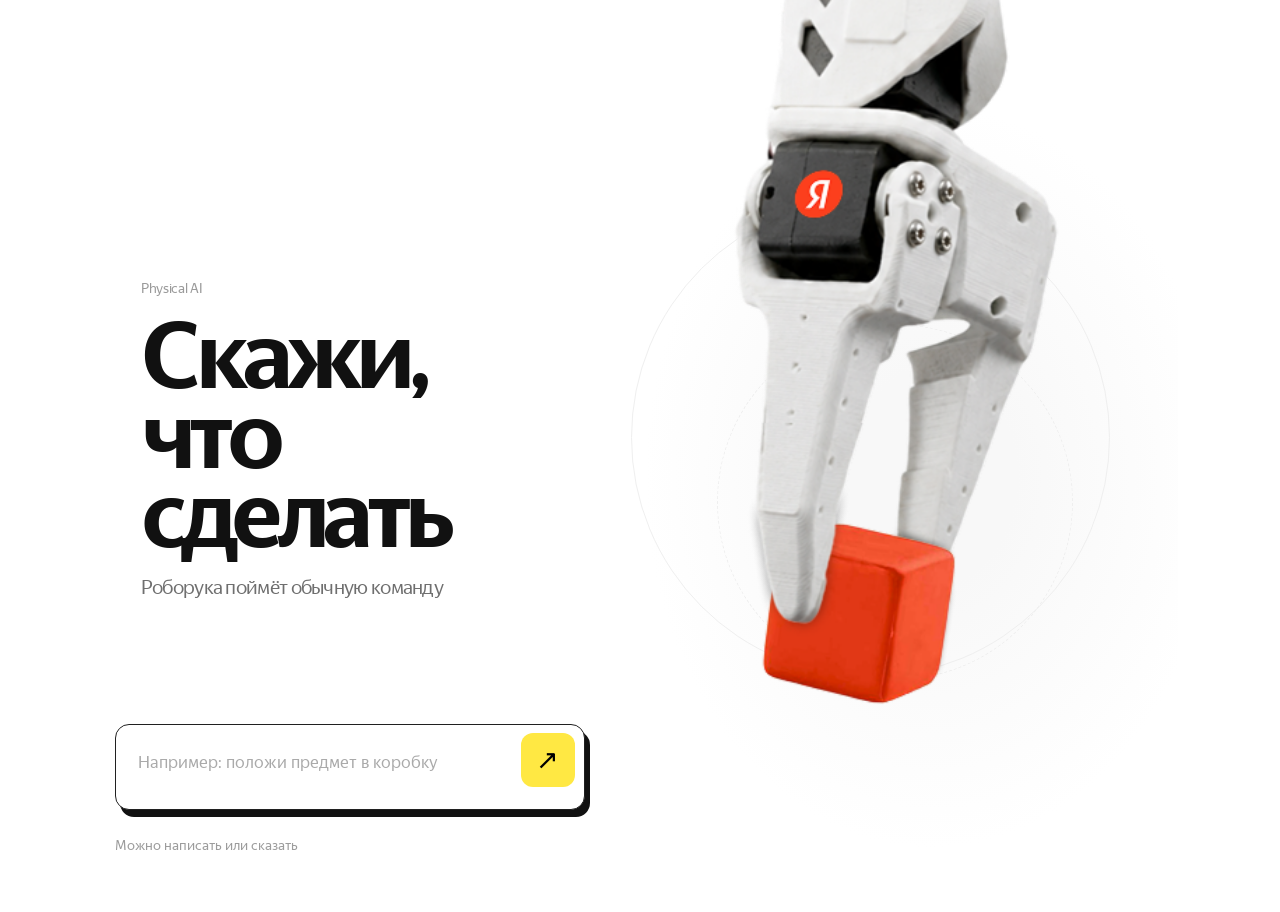
<file: laptop_app/static/index.html>
<!doctype html>
<html lang="ru">
  <head>
    <meta charset="utf-8" />
    <meta name="viewport" content="width=device-width, initial-scale=1" />
    <meta name="theme-color" content="#ffffff" />
    <title>Physical AI — VLA-агент для SO-101</title>
    <link rel="stylesheet" href="style.css" />
  </head>
  <body>
    <main class="experience" aria-live="polite">
      <section class="intro screen active" aria-label="Заставка. Нажмите, чтобы продолжить" role="button" tabindex="0">
        <div class="intro-copy">
          <p class="kicker">Яндекс Роботикс</p>
          <h1>Physical AI</h1>
          <p class="subtitle">VLA-агент для SO-101</p>
        </div>
        <img class="robot intro-robot" src="robot-hand.png" alt="Роботизированная рука" />
      </section>

      <section class="task screen" aria-label="Управление роботом">
        <div class="task-copy">
          <p class="kicker">Physical AI</p>
          <h2>Скажи,<br />что сделать</h2>
          <p class="task-hint">Роборука поймёт обычную команду</p>
        </div>
        <div class="stage" aria-hidden="true">
          <span class="orbit orbit-one"></span><span class="orbit orbit-two"></span>
          <img class="robot task-robot" src="robot-hand.png" alt="" />
        </div>
        <form class="command-card" id="commandForm">
          <label class="sr-only" for="command">Команда для робота</label>
          <textarea id="command" rows="1" placeholder="Например: положи предмет в коробку"></textarea>
          <button class="send" type="submit" aria-label="Запустить задачу"><span>↗</span></button>
        </form>
        <p class="caption">Можно написать или сказать</p>
      </section>

      <section class="working screen" aria-label="Робот выполняет задачу">
        <p class="kicker">Physical AI</p>
        <div class="working-copy">
          <p class="status-line"><span class="pulse"></span>выполняю</p>
          <h2 id="taskText">Выполняю команду</h2>
        </div>
        <div class="working-stage">
          <div class="path path-back"></div><div class="path path-front"></div>
          <img class="robot action-robot" src="robot-hand.png" alt="Роборука выполняет задачу" />
        </div>
        <p class="execution-note" id="executionNote">Ожидаю завершения робота</p>
        <div class="operator-controls">
          <button class="approve-run" type="button" id="approveRun" disabled>Подтвердить</button>
          <button class="stop-run" type="button" id="stopRun" aria-label="Остановить текущую задачу">
            <span aria-hidden="true">■</span> Стоп
          </button>
        </div>
      </section>

      <section class="done screen" aria-label="Задача выполнена">
        <p class="kicker">Physical AI</p>
        <img class="robot done-robot" src="robot-hand.png" alt="Роборука завершила задачу" />
        <div class="done-copy"><span class="check">✓</span><h2>Готово!</h2><p>Задача выполнена</p></div>
        <button class="again" type="button" id="again">Новая задача</button>
      </section>
    </main>
    <script src="app.js"></script>
  </body>
</html>
</file>
<file: laptop_app/static/style.css>
@font-face{font-family:Yandex;src:url('fonts/YandexSansDisplay-Regular.woff2')}@font-face{font-family:Yandex;src:url('fonts/YandexSansDisplay-Bold.woff2');font-weight:700}
:root{--orange:#ff4a1c;--ink:#111;--muted:#929292}*{box-sizing:border-box}body{margin:0;overflow:hidden;background:#fff;color:var(--ink);font-family:Yandex,Arial,sans-serif}.experience,.screen{width:100vw;height:100svh;min-height:540px}.experience{position:relative;isolation:isolate}.screen{position:absolute;inset:0;overflow:hidden;padding:clamp(28px,4vw,64px);opacity:0;pointer-events:none;transition:opacity .75s cubic-bezier(.2,.75,.25,1),transform .75s cubic-bezier(.2,.75,.25,1);transform:translateY(12px)}.screen.active{opacity:1;pointer-events:auto;transform:none}.kicker{margin:0;color:#9a9a9a;font-size:14px;letter-spacing:-.02em}.robot{position:absolute;display:block;object-fit:contain;user-select:none}.intro{opacity:1;transform:none}.intro-copy{position:absolute;z-index:2;left:clamp(28px,9vw,150px);bottom:clamp(58px,13vh,150px)}h1,h2,p{margin-top:0}.intro h1{font-size:clamp(55px,8vw,132px);letter-spacing:-.075em;line-height:.81;margin:0;font-weight:700}.subtitle{font-size:clamp(20px,2.3vw,36px);letter-spacing:-.055em;margin:10px 0 0}.intro .kicker{margin:0 0 22px}.intro-robot{z-index:1;width:min(43vw,620px);height:110vh;right:clamp(3vw,14vw,240px);top:-10vh;object-position:center top}.intro-note{position:absolute;z-index:2;right:clamp(28px,7vw,120px);bottom:clamp(28px,5vw,65px);margin:0;color:#a4a4a4;font-size:14px}.task{display:grid;grid-template-columns:1fr 1.2fr;align-items:center}.task-copy{align-self:center;margin-left:clamp(2vw,7vw,120px);position:relative;z-index:3}.task h2,.working h2,.done h2{font-size:clamp(60px,7.4vw,118px);line-height:.84;letter-spacing:-.08em;margin:18px 0 20px}.task-hint{font-size:20px;color:#6f6f6f;letter-spacing:-.035em}.stage{position:absolute;right:8vw;top:0;width:min(48vw,700px);height:100%;background:radial-gradient(ellipse at 60% 53%,#f8f8f8 0 16%,transparent 55%)}.task-robot{width:100%;height:114%;top:-14%;right:0;object-position:center top}.orbit{position:absolute;border:1px solid #efefef;border-radius:50%;left:11%;top:22%;width:78%;aspect-ratio:1}.orbit-two{left:25%;top:36%;width:58%;border-style:dashed}.command-card{position:absolute;z-index:5;left:clamp(28px,9vw,150px);bottom:clamp(55px,10vh,130px);width:min(470px,42vw);height:86px;display:flex;gap:10px;padding:8px 9px 8px 22px;border:1px solid #202020;border-radius:14px;background:#fff;box-shadow:5px 7px 0 #111}textarea{flex:1;border:0;resize:none;font:17px/1.25 Yandex,sans-serif;padding:19px 0;outline:0;color:#111}textarea::placeholder{color:#aaa}.send,.details,.again{border:0;font:inherit;cursor:pointer}.send{width:54px;height:54px;border-radius:12px;background:#ffe843;font-size:27px;line-height:1}.send span{display:inline-block;transform:translate(-1px,-1px)}.caption{position:absolute;left:clamp(28px,9vw,150px);bottom:clamp(22px,5vh,60px);font-size:14px;color:#9c9c9c;margin:0}.working{background:#fff}.working-copy{position:absolute;z-index:3;left:clamp(28px,9vw,150px);top:34%;max-width:530px}.status-line{font-size:18px;margin-bottom:21px;color:#777;display:flex;align-items:center;gap:9px}.pulse{width:10px;height:10px;background:var(--orange);border-radius:50%;box-shadow:0 0 0 7px #fff0ec;animation:pulse 1.4s ease-in-out infinite}.working-stage{position:absolute;right:3vw;bottom:0;width:min(58vw,850px);height:100%;overflow:hidden;background:linear-gradient(105deg,transparent 0 35%,#fafafa 35% 100%)}.action-robot{width:78%;height:105%;right:7%;top:-8%;object-position:center top;animation:handMove 3.1s cubic-bezier(.48,.05,.3,1) infinite}.path{position:absolute;border:1px solid #ececec;border-radius:50%;width:67%;aspect-ratio:1;right:5%;top:14%}.path-front{border-color:#dbdbdb;right:18%;top:35%;width:39%}.cube{position:absolute;right:23%;bottom:16%;width:64px;height:64px;border-radius:7px;background:linear-gradient(140deg,#ff6a41,#f33b10);box-shadow:13px 18px 30px #d9d9d9;animation:cubeMove 3.1s cubic-bezier(.48,.05,.3,1) infinite}.details{position:absolute;z-index:5;left:clamp(28px,9vw,150px);bottom:clamp(55px,10vh,130px);padding:13px 28px;border-radius:40px;background:#ffe843;font-weight:700}.done-copy{position:absolute;z-index:2;left:clamp(28px,9vw,150px);bottom:clamp(105px,18vh,210px)}.done .kicker{position:absolute;top:clamp(28px,4vw,64px);left:clamp(28px,4vw,64px)}.done h2{margin:16px 0 11px}.done-copy p{font-size:19px;color:#777;margin:0}.check{display:grid;place-items:center;width:40px;height:40px;border-radius:50%;background:#ffe843;font-size:26px;font-weight:700}.done-robot{width:min(44vw,650px);height:110%;right:clamp(7vw,17vw,270px);top:-8%;object-position:center top}.again{position:absolute;right:clamp(28px,7vw,120px);bottom:clamp(36px,6vw,80px);border-radius:50px;padding:15px 24px;background:#111;color:white}.sr-only{position:absolute;width:1px;height:1px;overflow:hidden;clip:rect(0,0,0,0)}@keyframes handMove{0%,100%{transform:translate3d(0,0,0) rotate(0)}28%{transform:translate3d(-13%,-8%,0) rotate(-4deg)}62%{transform:translate3d(-18%,7%,0) rotate(-7deg)}82%{transform:translate3d(-5%,1%,0) rotate(-2deg)}}@keyframes cubeMove{0%,20%{transform:translate(0,0)}60%,100%{transform:translate(-200px,-110px)}}@keyframes pulse{50%{box-shadow:0 0 0 11px #fff7f4}}
@media(max-width:700px){.experience,.screen{min-height:0}.screen{padding:25px 22px}.intro-copy{left:25px;bottom:34px}.intro .kicker{display:none}.intro h1{font-size:38px;line-height:.88}.subtitle{font-size:16px;margin-top:5px}.intro-robot{width:120vw;height:73vh;top:-5vh;right:-12vw}.intro-note{display:none}.task{display:block}.task-copy{margin:0;position:absolute;z-index:4;left:25px;top:8vh}.task h2{font-size:52px}.task-hint{font-size:15px;margin-top:13px;max-width:200px}.stage{right:-19vw;top:4vh;width:115vw;height:70vh}.task-robot{height:110%;top:-7%}.command-card{left:25px;bottom:63px;width:calc(100% - 50px);height:82px;padding-left:17px;border-radius:11px;box-shadow:4px 5px 0 #111}textarea{font-size:15px}.caption{left:25px;bottom:29px;font-size:12px}.working-copy{left:25px;top:12vh}.working h2{font-size:50px;max-width:290px}.status-line{font-size:15px;margin-bottom:15px}.working-stage{width:122vw;right:-35vw;height:76vh;bottom:-2vh}.action-robot{width:90%;height:112%;right:2%;top:-10%}.cube{width:48px;height:48px;right:26%;bottom:15%}.details{left:25px;bottom:40px}.done .kicker{left:25px;top:25px}.done-robot{width:120vw;height:82vh;right:-14vw;top:2vh}.done-copy{left:25px;bottom:115px}.done h2{font-size:62px}.again{right:25px;bottom:34px;padding:12px 18px;font-size:14px}}
.run-status,.plan-summary{font:14px/1.45 Yandex,Arial,sans-serif;color:#747474;white-space:pre-line;max-width:340px;margin:0 0 10px}.plan-summary{padding:10px 12px;border:1px solid #e6e6e6;border-radius:8px;background:#fff}
@media(prefers-reduced-motion:reduce){.screen{transition:none}.action-robot,.pulse{animation:none}}
.execution-note{position:absolute;z-index:5;left:clamp(28px,9vw,150px);bottom:clamp(55px,10vh,130px);margin:0;color:#777;font-size:16px}
.operator-controls{position:absolute;z-index:6;left:clamp(28px,9vw,150px);bottom:clamp(95px,16vh,190px);display:flex;gap:12px}.approve-run,.stop-run{min-height:44px;padding:13px 20px;border:1px solid #111;border-radius:10px;color:#111;font:700 15px/1 Yandex,Arial,sans-serif;box-shadow:3px 4px 0 #111;cursor:pointer}.approve-run{background:#ffe843}.stop-run{display:flex;align-items:center;gap:9px;background:#fff}.stop-run span{color:var(--orange);font-size:13px}.approve-run:disabled,.stop-run:disabled{opacity:.48;cursor:wait;box-shadow:none;transform:translate(2px,2px)}
@media(max-width:700px){.execution-note{left:25px;bottom:40px;font-size:14px}.operator-controls{left:25px;bottom:82px}}
.cube,.intro-note,.details{display:none!important}
</file>
